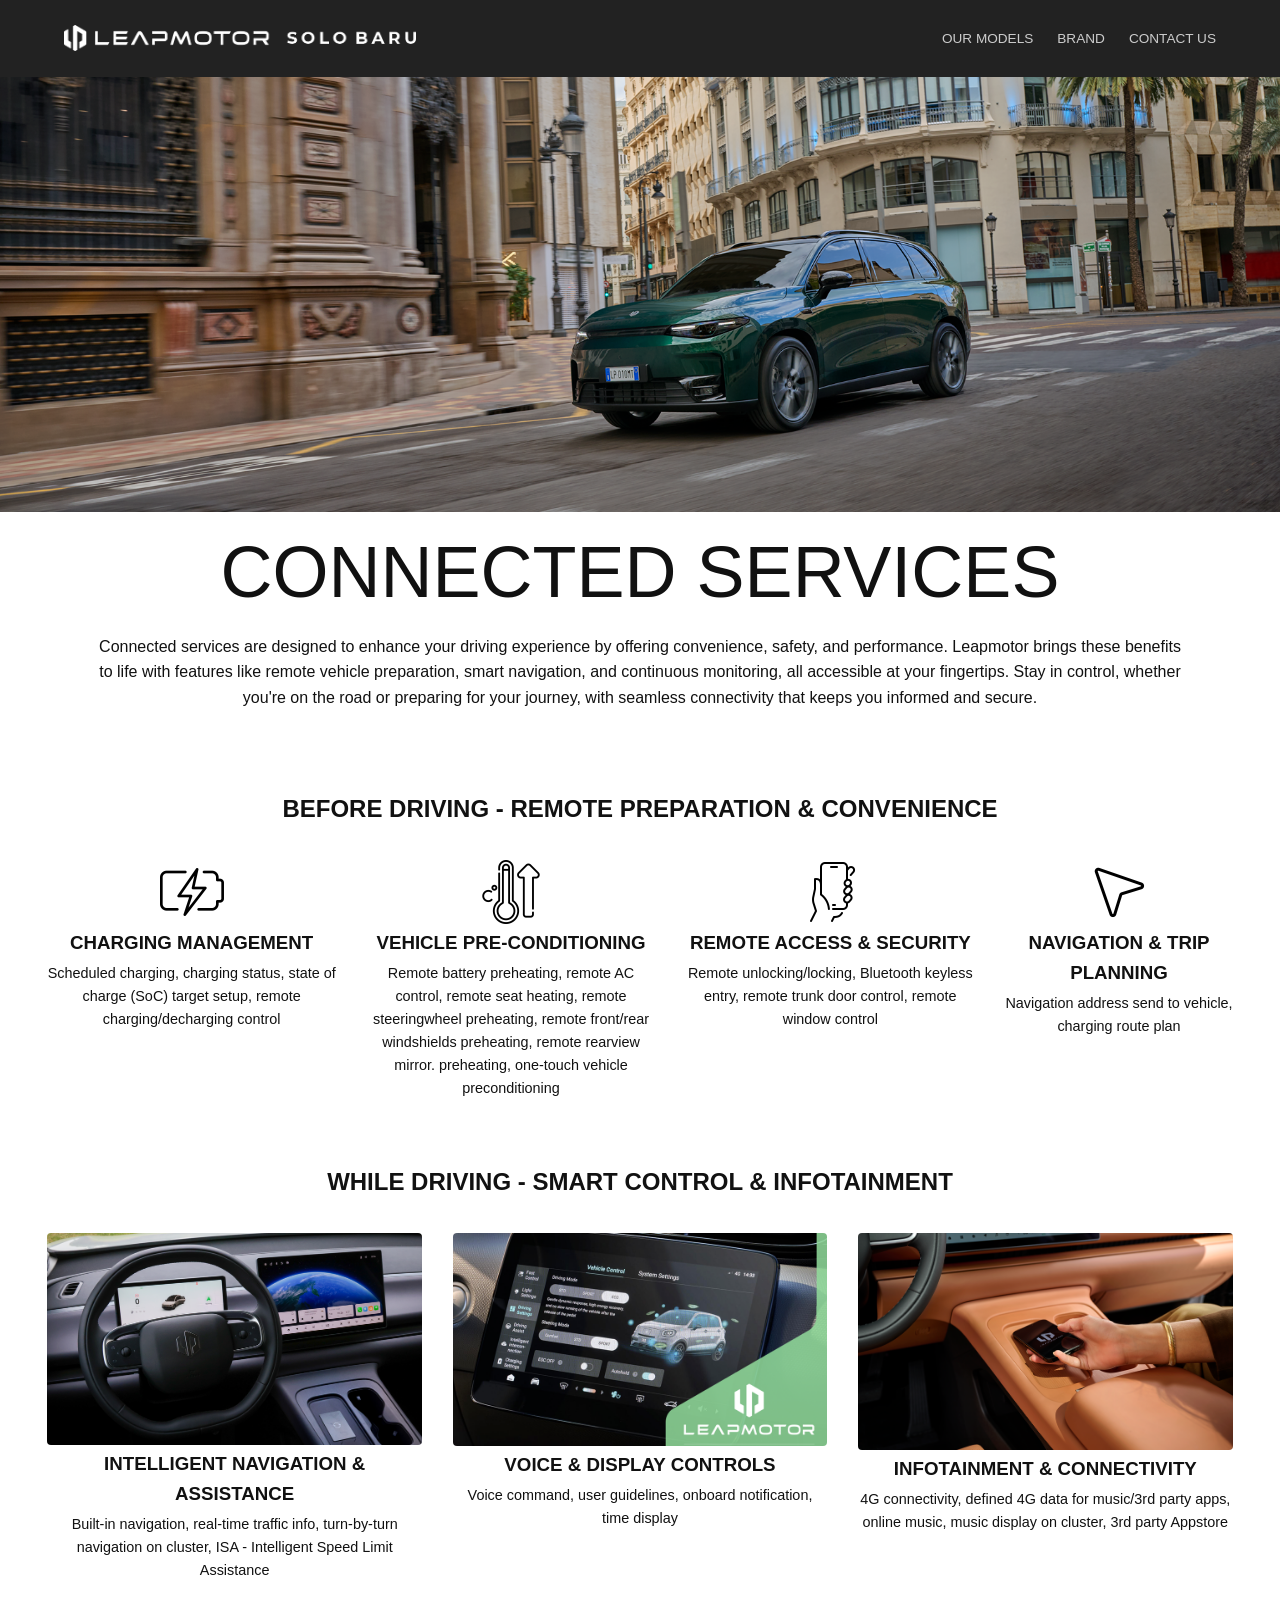
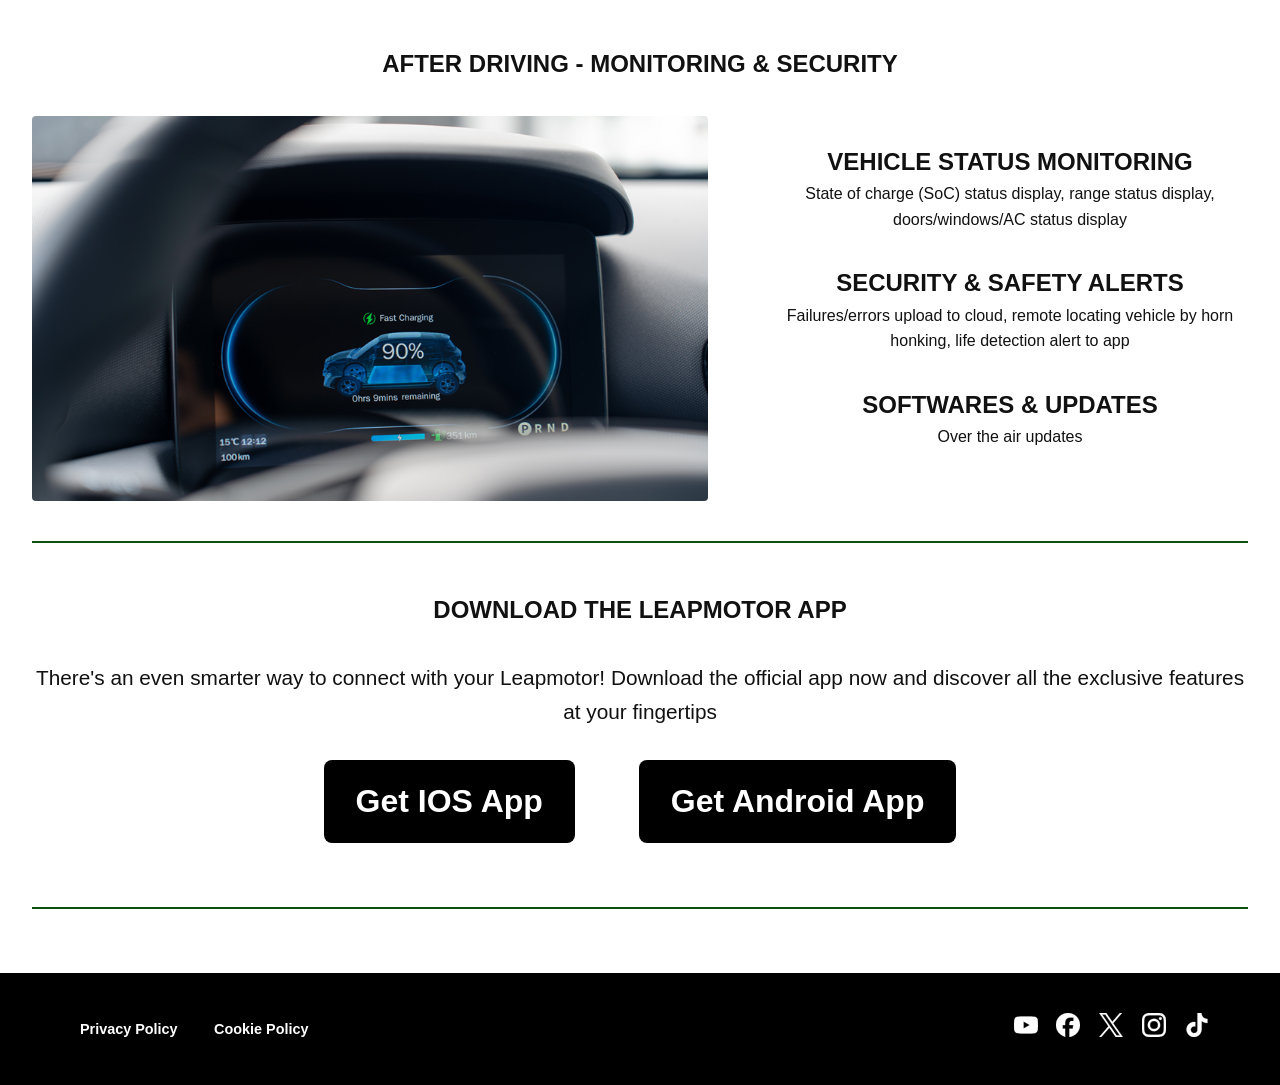
<file: pages/connected-exoerience.html>
<!DOCTYPE html>
<html lang="en">
<head>
    <meta charset="UTF-8">
    <meta name="viewport" content="width=device-width, initial-scale=1.0">
    <title>Leapmotor Solo Baru | Connected Experience</title>

    <!-- Tab Icon -->
    <link rel="icon" type="image/png" href="/assets/img/logo-tab.png">

    <!-- Styles -->
    <link rel="stylesheet" href="/style.css">

    <!-- Scripts -->
    <script type="module" src="/app.js"></script>
</head>
<body>
    <nav-bar></nav-bar>

    <lp-hero src="/assets/img/connetected-experiences/ce-hero.png" text-pos="center"></lp-hero>

    <section class="ftr-content-block" style="padding: 0;">
        <h1 class="content-title large" style="font-size: 4.5rem; font-weight: 500; margin: .2rem 0;">Connected Services</h1>
        <p class="content-text" style="margin: 0 6rem;">
            Connected services are designed to enhance your driving experience by offering convenience, safety, and performance. 
            Leapmotor brings these benefits to life with features like remote vehicle preparation, smart navigation, and continuous monitoring, all accessible at your fingertips. 
            Stay in control, whether you're on the road or preparing for your journey, with seamless connectivity that keeps you informed and secure.
        </p>
    </section>

    <section class="ftr-content-block" style="margin-top: 4rem;">
        <h1 class="content-title">BEFORE DRIVING - REMOTE PREPARATION & CONVENIENCE</h1>
    </section>

    <section class="ftr-section-column">
        <div class="ftr-column">
            <div class="ftr-content">
                <img src="/assets/img/connetected-experiences/ce-ftr-001.png" style="max-width: 4rem;">
                <h3>CHARGING MANAGEMENT</h3>
                <p>Scheduled charging, charging status, state of charge (SoC) target setup, remote charging/decharging control</p>
            </div>
        </div>
        <div class="ftr-column">
            <div class="ftr-content">
                <img src="/assets/img/connetected-experiences/ce-ftr-002.png" style="max-width: 4rem;">
                <h3>VEHICLE PRE-CONDITIONING</h3>
                <p>Remote battery preheating, remote AC control, remote seat heating, remote steeringwheel preheating, remote front/rear windshields preheating, remote rearview mirror. preheating, one-touch vehicle preconditioning</p>
            </div>
        </div>
        <div class="ftr-column">
            <div class="ftr-content">
                <img src="/assets/img/connetected-experiences/ce-ftr-003.png" style="max-width: 4rem;">
                <h3>REMOTE ACCESS & SECURITY</h3>
                <p>Remote unlocking/locking, Bluetooth keyless entry, remote trunk door control, remote window control</p>
            </div>
        </div>
        <div class="ftr-column">
            <div class="ftr-content">
                <img src="/assets/img/connetected-experiences/ce-ftr-004.png" style="max-width: 4rem;">
                <h3>NAVIGATION & TRIP PLANNING</h3>
                <p>Navigation address send to vehicle, charging route plan</p>
            </div>
        </div>
    </section>

    <section class="ftr-content-block" style="margin-top: 2rem;">
        <h1 class="content-title">WHILE DRIVING - SMART CONTROL & INFOTAINMENT</h1>
    </section>

    <section class="ftr-section-column">
        <div class="ftr-column">
            <div class="ftr-content">
                <img src="/assets/img/connetected-experiences/ce-ftr-row-001.png">
                <h3>INTELLIGENT NAVIGATION & ASSISTANCE</h3>
                <p>Built-in navigation, real-time traffic info, turn-by-turn navigation on cluster, ISA - Intelligent Speed Limit Assistance</p>
            </div>
        </div>
        <div class="ftr-column">
            <div class="ftr-content">
                <img src="/assets/img/connetected-experiences/ce-ftr-row-002.png">
                <h3>VOICE & DISPLAY CONTROLS</h3>
                <p>Voice command, user guidelines, onboard notification, time display</p>
            </div>
        </div>
        <div class="ftr-column">
            <div class="ftr-content">
                <img src="/assets/img/connetected-experiences/ce-ftr-row-003.png">
                <h3>INFOTAINMENT & CONNECTIVITY</h3>
                <p>4G connectivity, defined 4G data for music/3rd party apps, online music, music display on cluster, 3rd party Appstore</p>
            </div>
        </div>
    </section>

    <section class="ftr-content-block" style="margin-top: 2rem;">
        <h1 class="content-title">AFTER DRIVING - MONITORING & SECURITY</h1>
    </section>


    <section class="ftr-section">

        <div class="ftr-image-block">
            <img src="/assets/img/connetected-experiences/ce-ftr-005.png" alt="b05">
        </div>

        <div class="ftr-content-block">
            <h1 class="content-title">VEHICLE STATUS MONITORING</h1>
            <p class="content-text" style="margin-top: 0; margin-bottom: 2rem;">
                State of charge (SoC) status display, range status display, doors/windows/AC status display
            </p>
            <h1 class="content-title">SECURITY & SAFETY ALERTS</h1>
            <p class="content-text" style="margin-top: 0; margin-bottom: 2rem;">
                Failures/errors upload to cloud, remote locating vehicle by horn honking, life detection alert to app
            </p>
            <h1 class="content-title">SOFTWARES & UPDATES</h1>
            <p class="content-text" style="margin-top: 0; margin-bottom: 2rem;">
                Over the air updates
            </p>
        </div>
    </section>

    <div class="lp-separator"></div>

    <section class="ftr-content-block" style="margin-top: 2rem;">
        <h1 class="content-title">DOWNLOAD THE LEAPMOTOR APP</h1>
    </section>

    <section style="padding-bottom: 2rem;">
        <section class="ftr-content-block">
            <!-- <h1 class="content-title large" style="font-size: 4.5rem; font-weight: 500; margin: .2rem 0;">Connected Services</h1> -->
            <h1 class="content-subtitle">
                There's an even smarter way to connect with your Leapmotor! Download the official app now and discover all the exclusive features at your fingertips
            </h1>
        </section>

        <div style="display: flex; justify-content: center;">
            <a href="#" class="lp-btn-getapp">Get IOS App</a>
            <a href="#" class="lp-btn-getapp">Get Android App</a>
        </div>
    </section>

    <div class="lp-separator" style="margin-bottom: 4rem;"></div>
    
    <lp-footer></lp-footer>
</body>
</html>
</file>
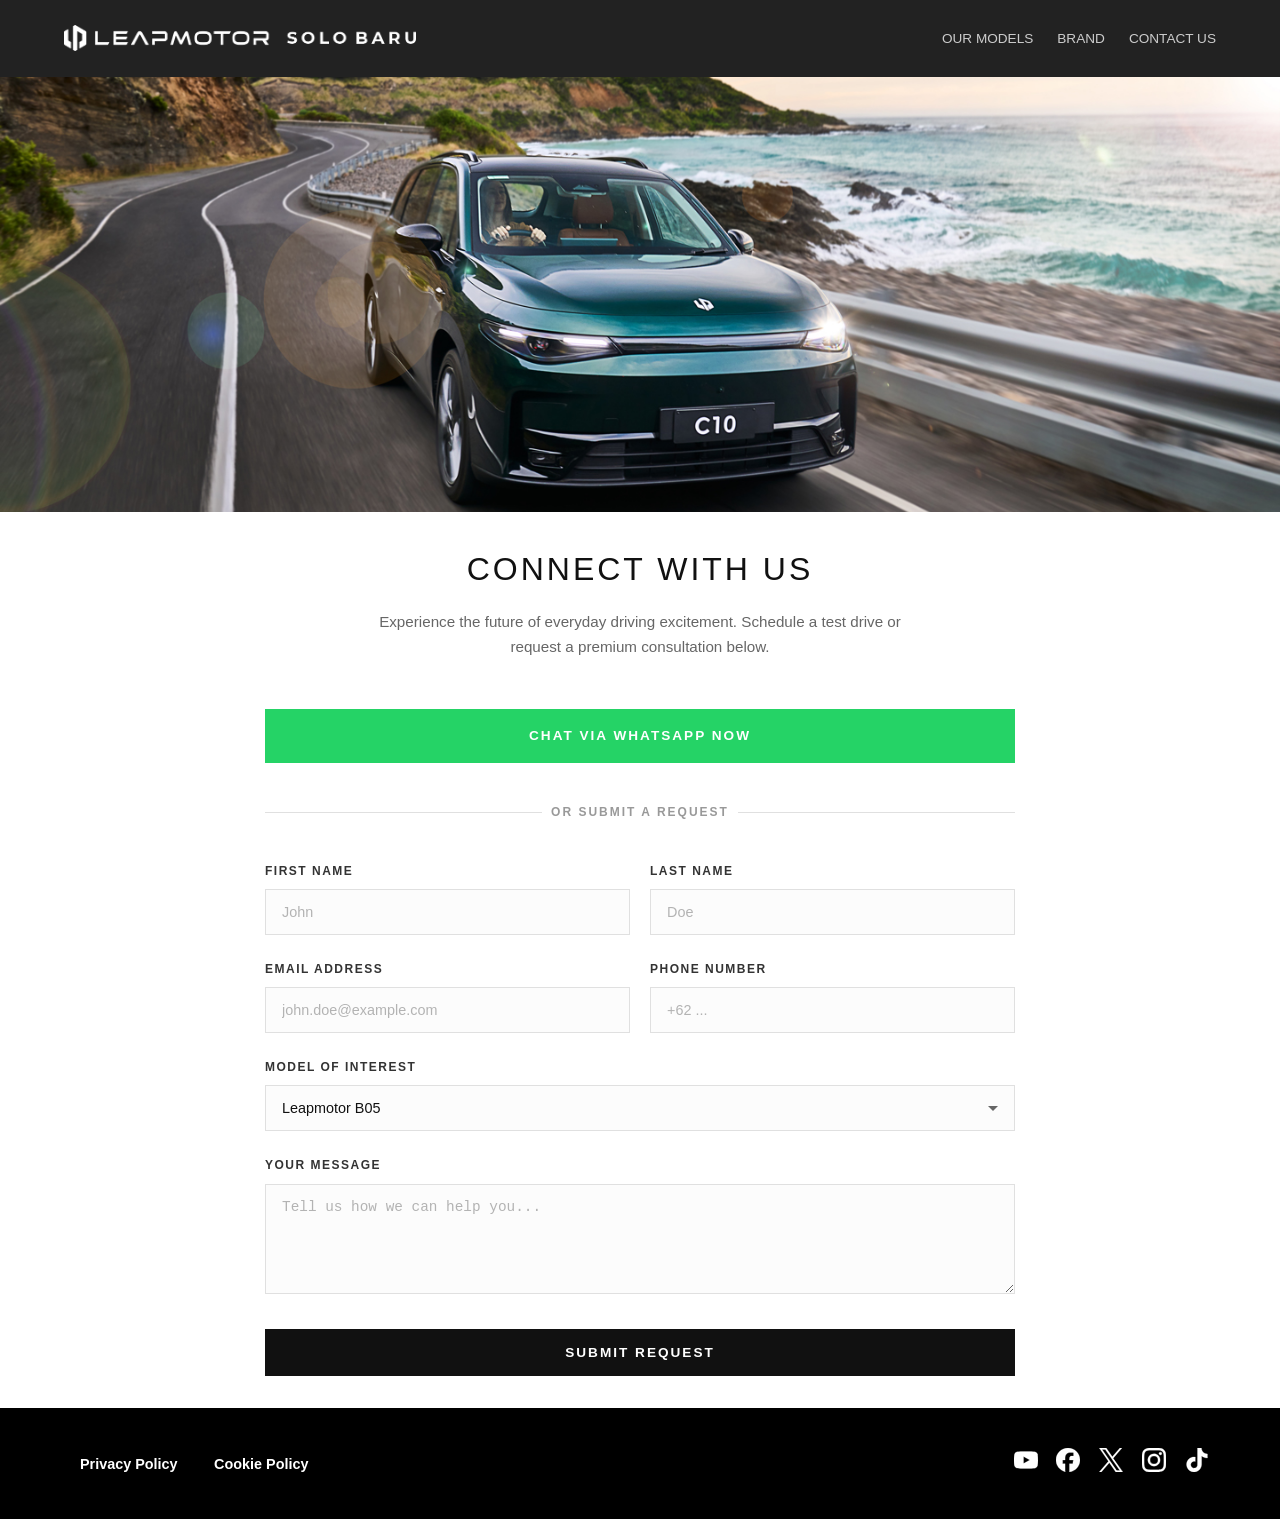
<file: pages/contact-us.html>
<!DOCTYPE html>
<html lang="en">
<head>
    <meta charset="UTF-8">
    <meta name="viewport" content="width=device-width, initial-scale=1.0">
    <title>Leapmotor Solo Baru | Contact</title>

    <!-- Tab Icon -->
    <link rel="icon" type="image/png" href="/assets/img/logo-tab.png">

    <!-- Styles -->
    <link rel="stylesheet" href="/style.css">

    <!-- Scripts -->
    <script type="module" src="/app.js"></script>
    <script type="module" src="/assets/js/contact-us.js"></script>

</head>
<body>
    <nav-bar></nav-bar>

    <lp-hero src="/assets/img/contact-us@1x.jpg" text-pos="center"></lp-hero>

  
    <!-- Main Contact Section -->
    <section class="contact-section">
        <div class="contact-container">
            
            <div class="contact-header">
                <h2>CONNECT WITH US</h2>
                <p>Experience the future of everyday driving excitement. Schedule a test drive or request a premium consultation below.</p>
            </div>
      
            <a href="https://api.whatsapp.com/send?phone=+1234567890&text=Hello%20Leapmotor%20Solo%20Baru%2C%20my%20name%20is%20...%20I%20would%20like%20to%20learn%20more%20about%20..." 
                target="_blank" 
                class="whatsapp-quick-btn">
                CHAT VIA WHATSAPP NOW
            </a>
        
            <div class="form-divider">OR SUBMIT A REQUEST</div>

            <form id="form" class="contact-form">

                <div class="form-grid">
                    <div class="form-group">
                        <label for="firstname">First Name</label>
                        <input type="text" id="firstname" required placeholder="John">
                    </div>
                    
                    <div class="form-group">
                        <label for="lastname">Last Name</label>
                        <input type="text" id="lastname" required placeholder="Doe">
                    </div>
                </div>

                <div class="form-grid">
                    <div class="form-group">
                        <label for="email">Email Address</label>
                        <input type="email" id="email" required placeholder="john.doe@example.com">
                    </div>
                    
                    <div class="form-group">
                        <label for="phone">Phone Number</label>
                        <input type="tel" id="phone" placeholder="+62 ...">
                    </div>
                </div>

                <div class="form-group">
                    <label for="model">Model of Interest</label>
                    <select id="model">
                        <option value="b05">Leapmotor B05</option>
                        <option value="b10">Leapmotor B10</option>
                        <option value="c10">Leapmotor C10</option>
                        <option value="t03">Leapmotor T03</option>
                        <option value="general">General Inquiry</option>
                    </select>
                </div>

                <div class="form-group">
                    <label for="message">Your Message</label>
                    <textarea id="message" rows="5" placeholder="Tell us how we can help you..."></textarea>
                </div>

                <button id="btn-submit" type="submit" class="submit-btn">SUBMIT REQUEST</button>
            </form>

        </div>
    </section>

    <lp-footer></lp-footer>
</body>
</html>
</file>
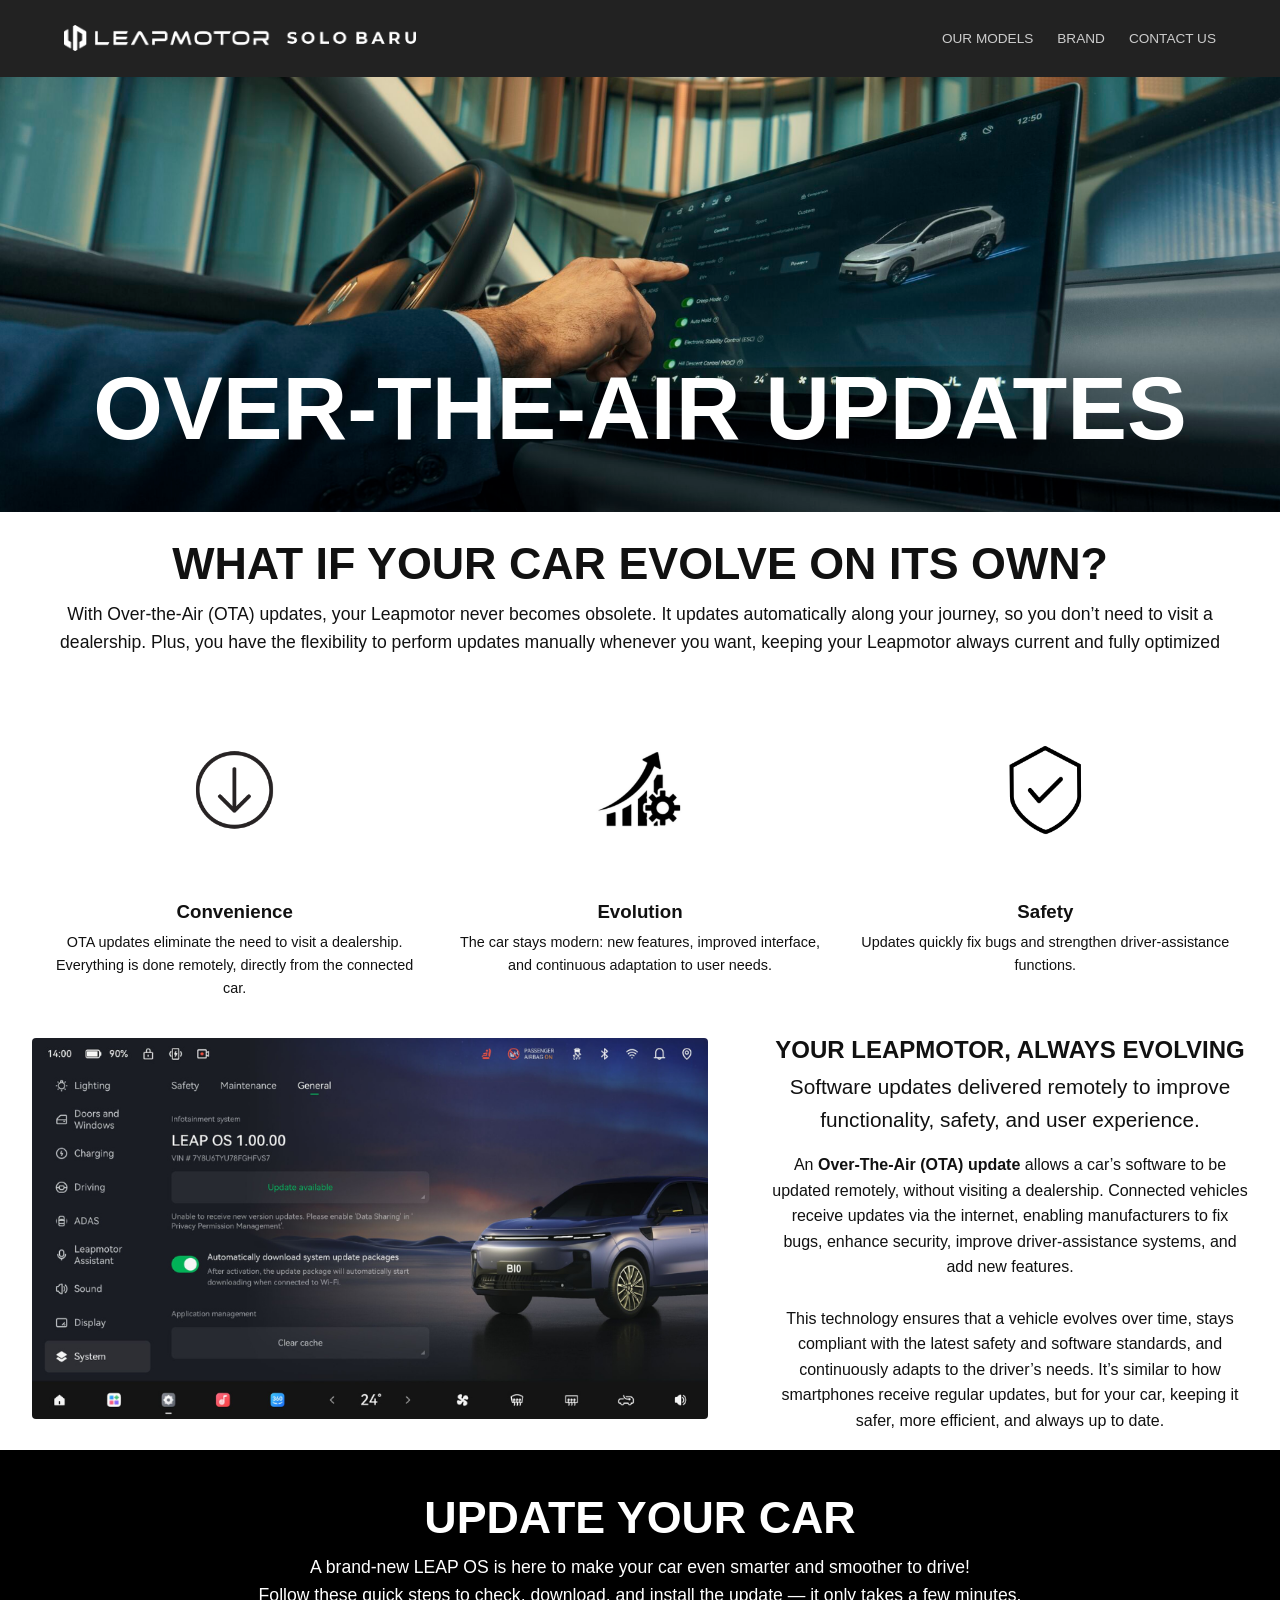
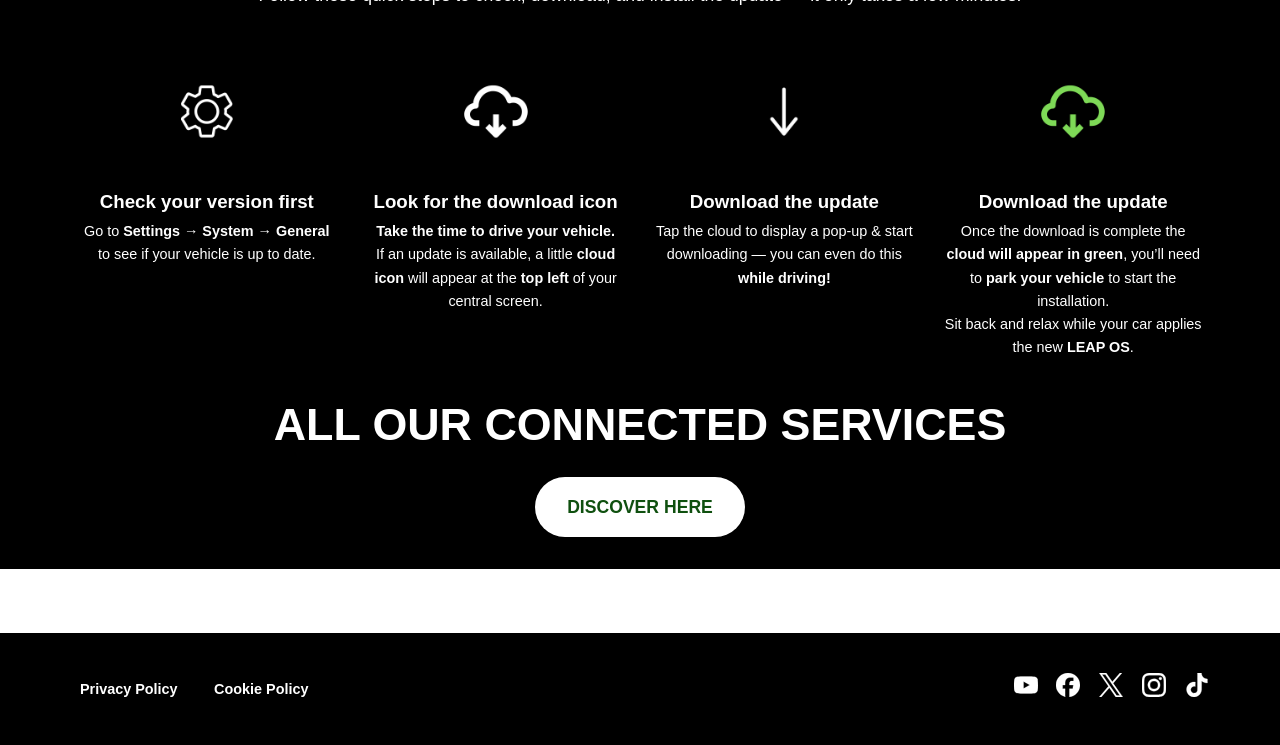
<file: pages/ota.html>
<!DOCTYPE html>
<html lang="en">
<head>
    <meta charset="UTF-8">
    <meta name="viewport" content="width=device-width, initial-scale=1.0">
    <title>Leapmotor Solo Baru | OTA</title>

    <!-- Tab Icon -->
    <link rel="icon" type="image/png" href="/assets/img/logo-tab.png">

    <!-- Styles -->
    <link rel="stylesheet" href="/style.css">

    <!-- Scripts -->
    <script type="module" src="/app.js"></script>
</head>
<body>
    <nav-bar></nav-bar>

    <lp-hero src="/assets/img/ota/ota-hero.png" text-pos="center">
        <h1 slot="title">Over-the-air Updates</h1>
    </lp-hero>

    <section class="ftr-content-block">
        <h1 class="content-title large">WHAT IF YOUR CAR EVOLVE ON ITS OWN?</h1>
        <!-- <h1 class="content-title">Clean lines. Clever proportions. An electric design that makes sense — and makes you look twice.</h1> -->
        <p class="content-text large">
            With Over-the-Air (OTA) updates, your Leapmotor never becomes obsolete. 
            It updates automatically along your journey, so you don’t need to visit a dealership. 
            Plus, you have the flexibility to perform updates manually whenever you want, keeping your Leapmotor always current and fully optimized
        </p>
    </section>

    <section class="ftr-section-column">
        <div class="ftr-column">
            <div class="ftr-content">
                <img src="/assets/img/ota/ota-ftr-001.png">
                <h3>Convenience</h3>
                <p>OTA updates eliminate the need to visit a dealership. Everything is done remotely, directly from the connected car.</p>
            </div>
        </div>
        <div class="ftr-column">
            <div class="ftr-content">
                <img src="/assets/img/ota/ota-ftr-002.png">
                <h3>Evolution</h3>
                <p>The car stays modern: new features, improved interface, and continuous adaptation to user needs.</p>
            </div>
        </div>
        <div class="ftr-column">
            <div class="ftr-content">
                <img src="/assets/img/ota/ota-ftr-003.png">
                <h3>Safety</h3>
                <p>Updates quickly fix bugs and strengthen driver-assistance functions.</p>
            </div>
        </div>
    </section>

    <section class="ftr-section">
        <div class="ftr-image-block">
            <img src="/assets/img/ota/ota-001.png">
        </div>
        <div class="ftr-content-block">
            <h1 class="content-title">Your Leapmotor, Always Evolving</h1>
            <h1 class="content-subtitle">Software updates delivered remotely to improve functionality, safety, and user experience.</h1>
            <p class="content-text">
                An <b>Over-The-Air (OTA) update</b> allows a car’s software to be updated remotely, without visiting a dealership. 
                Connected vehicles receive updates via the internet, enabling manufacturers to fix bugs, enhance security, improve driver-assistance systems, and add new features.
                <br><br>
                This technology ensures that a vehicle evolves over time, stays compliant with the latest safety and software standards, and continuously adapts to the driver’s needs. 
                It’s similar to how smartphones receive regular updates, but for your car, keeping it safer, more efficient, and always up to date.
            </p>
        </div>
    </section>

    <section class="ftr-content-block black" style="margin-bottom: 4rem; justify-content: center;">
        <section class="ftr-content-block black">
            <h1 class="content-title large">UPDATE YOUR CAR</h1>
            <!-- <h1 class="content-title">Clean lines. Clever proportions. An electric design that makes sense — and makes you look twice.</h1> -->
            <p class="content-text large">
                A brand-new LEAP OS is here to make your car even smarter and smoother to drive!
                <br>
                Follow these quick steps to check, download, and install the update — it only takes a few minutes.
            </p>
        </section>

        <section class="ftr-section-column">
            <div class="ftr-column">
                <div class="ftr-content black">
                    <img src="/assets/img/ota/ota-ftr-btm-001.png">
                    <h3>Check your version first</h3>
                    <p>
                        Go to <b>Settings → System → General</b> to see if your vehicle is up to date.
                    </p>
                </div>
            </div>
            <div class="ftr-column">
                <div class="ftr-content black">
                    <img src="/assets/img/ota/ota-ftr-btm-002.png">
                    <h3>Look for the download icon</h3>
                    <p>
                        <b>Take the time to drive your vehicle.</b> 
                        <br>
                        If an update is available, a little <b>cloud icon</b> will appear at the <b>top left</b> of your central screen.
                    </p>
                </div>
            </div>
            <div class="ftr-column">
                <div class="ftr-content black">
                    <img src="/assets/img/ota/ota-ftr-btm-003.png">
                    <h3>Download the update</h3>
                    <p>
                        Tap the cloud to display a pop-up & start downloading — you can even do this <b>while driving!</b>
                    </p>
                </div>
            </div>
            <div class="ftr-column">
                <div class="ftr-content black">
                    <img src="/assets/img/ota/ota-ftr-btm-004.png">
                    <h3>Download the update</h3>
                    <p>
                        Once the download is complete the <b>cloud will appear in green</b>, you’ll need to <b>park your vehicle</b> to start the installation.
                        <br>
                        Sit back and relax while your car applies the new <b>LEAP OS</b>.
                    </p>
                </div>
            </div>
        </section>

        <section class="ftr-content-block black">
            <h1 class="content-title large">ALL OUR CONNECTED SERVICES</h1>
        </section>

        <div style="display: flex; justify-content: center; margin-bottom: 1rem;">
            <a href="/pages/connected-exoerience.html" class="lp-cta white">DISCOVER HERE</a>
        </div>
    </section>
    
    <lp-footer></lp-footer>
</body>
</html>
</file>
<file: style.css>
.lp-separator {
  background-color: #0f500f;
  margin: 1rem 2rem;
  height: 2px;
}

.lp-separator.small {
  width: 4rem;
  margin: 0 auto;
}

.lp-cta {
  display: flex;
  width: fit-content;
  height: fit-content;
  color: #ffffff;
  background-color: #0f500f;
  font-size: 1.1rem;
  font-weight: 550;
  border-radius: 32px;
  padding: 1rem 2rem;
  text-transform: uppercase;
}

.lp-cta.white {
  color: #0f500f;
  background-color: #ffffff;
}

.lp-btn-primary {
  width: fit-content;
  height: fit-content;
  color: #ffffff;
  background-color: #0f500f;
  font-size: 1rem;
  font-weight: 550;
  border-radius: 24px;
  padding: 0.8rem 1.2rem;
}

.lp-btn-getapp {
  color: white;
  background-color: #000;
  padding: 1rem 2rem;
  border-radius: 8px;
  font-size: 2rem;
  font-weight: 600;
  text-align: center;
  margin: 1rem 2rem;
}
@media (max-width: 768px) {
  .lp-btn-getapp {
    font-size: 1.5rem;
  }
}

nav {
  display: flex;
  justify-content: space-between;
  align-items: center;
  padding: 1.4rem 5%;
  background: #222222;
  color: #fff;
  position: sticky;
  top: 0;
  z-index: 1000;
}

.nav-links {
  display: flex;
  gap: 1.5rem;
}
.nav-links a {
  display: inline-block;
  color: #cccccc;
  font-size: 0.85rem;
  font-weight: 500;
  text-transform: uppercase;
  transition: color 0.3s ease;
}
@media (max-width: 900px) {
  .nav-links a {
    margin: 2rem 0;
    font-size: 1.2rem;
  }
}
.nav-links a:hover {
  color: #ffffff;
}
@media (max-width: 900px) {
  .nav-links {
    position: fixed;
    top: 60px; /* Height of nav */
    right: -100%; /* Hidden by default */
    display: flex;
    flex-direction: column;
    background: #000;
    width: 100%;
    height: 100vh;
    text-align: center;
    transition: 0.3s;
    padding-top: 50px;
  }
}

@media (max-width: 900px) {
  .nav-links.active {
    right: 0;
  }
}

#navbar-logo {
  background: url("/assets/img/logo-medium.png");
  background-size: contain;
  background-repeat: no-repeat;
  background-position-y: center;
  width: 22rem;
  height: 2rem;
}

/* Hamburger Icon */
.hamburger {
  display: none;
  cursor: pointer;
  flex-direction: column;
  gap: 5px;
}
@media (max-width: 900px) {
  .hamburger {
    display: flex;
  }
}

.hamburger span {
  width: 25px;
  height: 2px;
  background: #fff;
  transition: 0.15s;
}

.hamburger.active span:nth-child(1) {
  transform: translateY(7px) rotate(45deg);
}
.hamburger.active span:nth-child(2) {
  opacity: 0;
}
.hamburger.active span:nth-child(3) {
  transform: translateY(-7px) rotate(-45deg);
}

footer {
  background: #000;
  color: #fff;
  padding: 40px 5%;
  display: flex;
  justify-content: space-between;
  align-items: center;
  flex-wrap: wrap;
  top: 100%;
}
footer .socials a {
  width: fit-content;
  height: fit-content;
  margin: 0.45rem;
}
footer .socials a svg {
  color: white;
  width: 1.5rem;
  height: 1.5rem;
}
@media (max-width: 768px) {
  footer {
    flex-direction: column;
    gap: 20px;
  }
}

.footer-links a {
  color: #ffffff;
  text-decoration: none;
  margin: 0 1rem;
  font-size: 0.9rem;
  font-weight: 800;
}

.lp-hero {
  position: relative;
  width: 100%;
  aspect-ratio: 1920/653;
  display: flex;
  align-items: center;
  background-color: #000; /* Fallback */
  background-repeat: no-repeat;
  background-size: cover;
  background-position: center;
}
@media (max-width: 768px) {
  .lp-hero {
    height: 70vh;
    align-items: center;
    text-align: center;
  }
}

.lp-hero-content {
  position: absolute;
  margin: 2rem;
  bottom: 0;
  left: 0;
}
.lp-hero-content .title {
  text-transform: uppercase;
  font-size: 2.8rem;
  color: #ffffff;
}
.lp-hero-content .sub-title {
  text-transform: uppercase;
  font-size: 1.8rem;
  font-weight: 500;
  color: #ffffff;
}
.lp-hero-content .lp-hero-extra {
  margin: 1rem 0rem;
}
@media (max-width: 768px) {
  .lp-hero-content {
    right: 0;
  }
}

.lp-hero-content.center {
  display: flex;
  left: 50%;
  transform: translate(-50%, 0);
  margin: 2rem 0;
  width: 100%;
  justify-content: center;
}

.lp-range {
  position: relative;
  margin-bottom: 4rem;
}
.lp-range #lp-range-landscape {
  display: flex;
  width: 100%;
  height: auto;
}
@media (max-width: 768px) {
  .lp-range #lp-range-landscape {
    display: none;
  }
}
.lp-range #lp-range-portrait {
  display: none;
  width: 100%;
  height: auto;
}
@media (max-width: 768px) {
  .lp-range #lp-range-portrait {
    display: flex;
  }
}
.lp-range .lp-range-content {
  position: absolute;
  padding: 4rem;
  left: 0;
  bottom: 0;
}
.lp-range .lp-range-content h1 {
  color: #ffffff;
  font-size: 4rem;
  margin-bottom: 1rem;
  text-transform: uppercase;
}
@media (max-width: 1024px) {
  .lp-range .lp-range-content h1 {
    font-size: 3.5rem;
  }
}

.lp-ask-card-container {
  display: flex;
  position: fixed;
  justify-content: space-between;
  align-items: center;
  width: 100%;
  padding: 1rem 3rem 0.5rem 3rem;
  left: 0;
  bottom: -100%;
  background-color: #ffffff;
  box-shadow: 0px -1px 20px 0px rgba(0, 0, 0, 0.125);
  transition: 0.3s ease;
}
.lp-ask-card-container .lp-ask-card-content .lp-ask-card-subtitle {
  color: #64a028;
  font-size: 0.9rem;
  font-weight: 700;
}
.lp-ask-card-container .lp-ask-card-content .lp-ask-card-title {
  font-size: 1rem;
  font-weight: 700;
}

.lp-ask-card-container.active {
  bottom: 0;
}

.lp-text-link {
  color: #0f500f;
  text-decoration: none;
  font-weight: bold;
  font-size: 1rem;
  align-items: center;
}
.lp-text-link p {
  display: inline-block;
  color: #0f500f;
}
.lp-text-link span {
  font-size: 0.85rem;
  margin-left: 0.25rem;
  text-align: center;
  justify-content: center;
  align-items: center;
}

.auto-video {
  position: relative;
  width: 100%;
  height: 100vh;
  overflow: hidden;
  background: #000; /* Fallback */
}

#brand-video {
  position: absolute;
  top: 50%;
  left: 50%;
  width: 100%;
  height: 100%;
  transform: translate(-50%, -50%);
  object-fit: cover; /* This makes it look like a background */
  z-index: 1;
}

.auto-video .content {
  position: relative;
  display: flex;
  flex-direction: column;
  align-items: center;
  line-height: 4rem;
  top: 70%;
  margin: 2rem;
  z-index: 2;
}

.auto-video .content h1 {
  text-transform: uppercase;
  text-align: center;
  font-size: 5rem;
  color: #ffffff;
}

.auto-video .content p {
  text-transform: capitalize;
  text-align: center;
  font-size: 1.25rem;
  font-weight: 600;
  color: #ffffff;
}

.section {
  display: flex;
  flex-wrap: wrap;
  align-items: center;
  min-height: 500px;
}
@media (max-width: 768px) {
  .section {
    text-align: center;
  }
}

.section.reverse {
  flex-direction: row-reverse;
}

.content-block, .image-block {
  flex: 1 1 500px;
  padding: 2.5%;
}

.image-block img {
  width: 100%;
  height: auto;
}

.content-block h2 {
  font-size: 1.25rem;
  padding-bottom: 0.5rem;
}
.content-block p {
  font-size: 1rem;
}
.content-block .lp-text-link {
  margin: 0.5rem 0;
}
@media (max-width: 768px) {
  .content-block {
    display: flex;
    flex-direction: column;
    justify-content: center;
    align-items: center;
  }
}

.ftr-section {
  display: flex;
  flex-direction: row;
  flex-wrap: wrap;
  align-items: center;
  min-height: 400px;
  width: 100%;
}
@media (max-width: 900px) {
  .ftr-section {
    padding: 2.5% 1rem;
  }
}
@media (max-width: 768px) {
  .ftr-section {
    margin: 0;
    text-align: center;
  }
}

.ftr-section.black {
  background-color: #000000;
}

.ftr-section.reverse {
  flex-direction: row-reverse;
}

.ftr-image-block, .ftr-video-block {
  flex: 1 1 500px;
  padding: 1rem 2.5%;
}
@media (max-width: 900px) {
  .ftr-image-block, .ftr-video-block {
    padding: 0;
  }
}

.ftr-video-block {
  position: relative;
  overflow: hidden;
}
.ftr-video-block .ftr-video-content {
  background: #000; /* Fallback */
}
.ftr-video-block .ftr-video-content video {
  width: 100%;
  height: 100%;
  object-fit: cover; /* This makes it look like a background */
}

.ftr-content-block {
  flex: 1 1 300px;
  flex-grow: 1;
  padding: 1rem 2.5%;
}
@media (max-width: 900px) {
  .ftr-content-block {
    padding: 0;
  }
}
@media (max-width: 768px) {
  .ftr-content-block {
    display: flex;
    flex-direction: column;
    justify-content: center;
    align-items: center;
    padding: 1rem 2rem;
  }
}

.ftr-content-block.black {
  background-color: #000000;
  color: #ffffff;
}

.ftr-image-block {
  height: auto;
}
.ftr-image-block img {
  max-height: 400px;
  width: 100%;
  height: auto;
  object-fit: cover;
  object-position: center;
}

.ftr-cover-video {
  position: relative;
  width: 100%;
}
@media (max-width: 768px) {
  .ftr-cover-video {
    position: static;
    display: flex;
    flex-direction: column;
  }
}
.ftr-cover-video video {
  max-height: 95vh;
  width: 100%;
  object-fit: cover;
  object-position: center;
}

.ftr-cover-image {
  position: relative;
  width: 100%;
}
@media (max-width: 768px) {
  .ftr-cover-image {
    position: static;
    display: flex;
    flex-direction: column;
  }
}
.ftr-cover-image img {
  max-height: 95vh;
  width: 100%;
  object-fit: cover;
  object-position: center;
}
.ftr-cover-image .ftr-cover-image-content {
  position: absolute;
  margin: 2rem;
}
@media (max-width: 768px) {
  .ftr-cover-image .ftr-cover-image-content {
    position: static;
    padding: 1rem;
    margin: 0;
    background-color: #000000;
  }
}
.ftr-cover-image .ftr-cover-image-content h1 {
  text-transform: uppercase;
  font-size: 4rem;
  line-height: 5rem;
  color: #ffffff;
}
@media (max-width: 768px) {
  .ftr-cover-image .ftr-cover-image-content h1 {
    font-size: 2rem;
    line-height: 2.5rem;
  }
}
.ftr-cover-image .ftr-cover-image-content p {
  font-size: 1.2rem;
  font-weight: 600;
  color: #ffffff;
}
@media (max-width: 768px) {
  .ftr-cover-image .ftr-cover-image-content p {
    font-size: 1rem;
  }
}
.ftr-cover-image .ftr-cover-image-content {
  left: 0;
  bottom: 0;
}
.ftr-cover-image .ftr-cover-image-content.reverse {
  right: 0;
  bottom: 0;
}
.ftr-cover-image .ftr-cover-image-content.reverse h1 {
  text-align: right;
}
@media (max-width: 768px) {
  .ftr-cover-image .ftr-cover-image-content.reverse h1 {
    text-align: center;
  }
}
.ftr-cover-image .ftr-cover-image-content.reverse p {
  text-align: right;
}
@media (max-width: 768px) {
  .ftr-cover-image .ftr-cover-image-content.reverse p {
    text-align: center;
  }
}
.ftr-cover-image .ftr-cover-image-content.small {
  right: 0;
  bottom: 1rem;
}
.ftr-cover-image .ftr-cover-image-content.small h1 {
  text-transform: uppercase;
  color: #ffffff;
  font-size: 2.8rem;
  font-weight: 400;
}
@media (max-width: 768px) {
  .ftr-cover-image .ftr-cover-image-content.small h1 {
    font-size: 2rem;
    line-height: 2.5rem;
  }
}
.ftr-cover-image .ftr-cover-image-content-small.reverse {
  left: 0;
}

.ftr-cover-image.large-text .ftr-cover-image-content h1 {
  text-transform: uppercase;
  text-align: center;
  font-size: 4.5rem;
  line-height: 5.5rem;
  color: #ffffff;
}
@media (max-width: 768px) {
  .ftr-cover-image.large-text .ftr-cover-image-content h1 {
    font-size: 2rem;
    line-height: 2.5rem;
  }
}
.ftr-cover-image.large-text .ftr-cover-image-content p {
  text-align: center;
  color: #ffffff;
}

.ftr-section-column {
  display: flex;
  justify-content: space-around;
  width: 100%;
  padding: 0 2.5%;
}
.ftr-section-column .ftr-column {
  padding: 1.25%;
}
.ftr-section-column .ftr-column .ftr-content.black {
  color: #ffffff;
}
.ftr-section-column .ftr-column .ftr-content {
  display: block;
  max-width: 450px;
  flex: 1;
  display: flex;
  flex-direction: column;
  align-items: center;
  overflow-wrap: break-word;
  margin: 0 auto;
}
.ftr-section-column .ftr-column .ftr-content img {
  object-fit: scale-down;
  width: 100%;
  height: auto;
}
@media (max-width: 768px) {
  .ftr-section-column .ftr-column .ftr-content img {
    max-height: 200px;
  }
}
.ftr-section-column .ftr-column .ftr-content h3 {
  text-align: center;
  margin-top: 0.25rem;
}
.ftr-section-column .ftr-column .ftr-content h4 {
  font-size: 0.9rem;
  font-style: italic;
  text-align: upper-center;
  margin-bottom: 0.5rem;
}
.ftr-section-column .ftr-column .ftr-content p {
  text-align: center;
  font-size: 0.9rem;
  font-weight: 400;
  margin-top: 0.25rem;
}
@media (max-width: 768px) {
  .ftr-section-column .ftr-column {
    max-width: 100vw;
  }
}
@media (max-width: 768px) {
  .ftr-section-column {
    display: flex;
    flex-direction: column;
    padding-bottom: 2rem;
  }
}

#ftr-dimension-l {
  display: flex;
}
@media (max-width: 768px) {
  #ftr-dimension-l {
    display: none;
  }
}

#ftr-dimension-p {
  display: none;
}
@media (max-width: 768px) {
  #ftr-dimension-p {
    display: flex;
  }
}

.content-title {
  text-transform: uppercase;
  font-size: 1.5rem;
  font-weight: 600;
  text-align: center;
}

.content-title.large {
  font-size: 2.8rem;
  font-weight: 700;
}

.content-title.large.bow {
  background-color: #000000;
  color: #ffffff;
}

.content-subtitle {
  font-size: 1.3rem;
  font-weight: 400;
  text-align: center;
}

.content-subtitle.large {
  font-size: 1.8rem;
  font-weight: 600;
}

.content-text {
  font-size: 1rem;
  margin-top: 1rem;
  text-align: center;
}

.content-text.large {
  font-size: 1.1rem;
  font-weight: 450;
  margin: 0;
}

.hero-content {
  position: absolute;
  margin: 2rem;
  bottom: 0;
  left: 0;
}
.hero-content h1 {
  text-transform: uppercase;
  font-size: 2.8rem;
  color: #ffffff;
}
.hero-content p {
  text-transform: uppercase;
  font-size: 1.8rem;
  font-weight: 500;
  color: #ffffff;
}

#page-title {
  font-size: 2.5rem;
  margin: 1.5rem 1.5rem 0 1.5rem;
}

.model-catalog {
  display: grid;
  grid-template-columns: auto auto auto;
  align-items: center;
  padding: 0 2rem 2rem 2rem;
}
@media (max-width: 768px) {
  .model-catalog {
    display: flex;
    flex-direction: column;
  }
}

.model-column {
  display: flex;
  flex-direction: column;
  position: relative;
  height: 100%;
  max-width: 500px;
  align-items: center;
  justify-self: center;
  padding: 1rem;
}
.model-column img {
  display: flex;
  width: 100%;
  margin-bottom: 8px;
  cursor: pointer;
}
.model-column h3 {
  font-size: 1.4rem;
  font-weight: 600;
  text-transform: uppercase;
  margin: 8px 0px 16px 0px;
}
@media (max-width: 768px) {
  .model-column h3 {
    font-size: 2rem;
  }
}

#t03-ready-to-leap.ftr-content-block {
  padding: 1rem 0;
  background-color: #000000;
}
@media (max-width: 768px) {
  #t03-ready-to-leap.ftr-content-block {
    display: flex;
  }
}
@media (max-width: 768px) {
  #t03-ready-to-leap.ftr-content-block h1 {
    font-size: 2rem;
  }
}

.c10-colors-section .ftr-section-column .ftr-column {
  max-width: 400px;
}

/* --- Contact Section Layout --- */
.contact-section {
  padding: 2rem 4rem;
  background-color: #ffffff;
}

.contact-container {
  max-width: 750px;
  margin: 0 auto;
}

/* --- Section Header --- */
.contact-header {
  text-align: center;
  margin-bottom: 50px;
}

.contact-header h2 {
  font-size: 2rem;
  font-weight: 400;
  letter-spacing: 3px;
  color: #111111;
  margin-bottom: 15px;
}

.contact-header p {
  color: #666666;
  font-size: 0.95rem;
  font-weight: 300;
  line-height: 1.6;
  max-width: 550px;
  margin: 0 auto 20px auto;
}

/* --- Form Fields & Grid --- */
.form-grid {
  display: flex;
  gap: 20px;
}

.form-group {
  flex: 1;
  display: flex;
  flex-direction: column;
  margin-bottom: 25px;
}

.form-group label {
  font-size: 0.75rem;
  font-weight: 600;
  text-transform: uppercase;
  letter-spacing: 1.5px;
  color: #333333;
  margin-bottom: 8px;
}

/* Minimalistic sleek input boxes */
.form-group input,
.form-group select,
.form-group textarea {
  width: 100%;
  padding: 14px 16px;
  border: 1px solid #e0e0e0;
  background-color: #fcfcfc;
  color: #111111;
  font-size: 0.9rem;
  border-radius: 0px; /* Sharp corporate corners */
  outline: none;
  transition: all 0.3s ease;
}

.form-group input::placeholder,
.form-group textarea::placeholder {
  color: #b3b3b3;
  font-weight: 300;
}

/* Interaction Focus */
.form-group input:focus,
.form-group select:focus,
.form-group textarea:focus {
  border-color: #111111;
  background-color: #ffffff;
}

/* Custom styling for select dropdown arrow appearance */
.form-group select {
  cursor: pointer;
  appearance: none;
  background-image: url("data:image/svg+xml;utf8,<svg xmlns='http://www.w3.org/2000/svg' width='10' height='10' viewBox='0 0 10 10'><path d='M0 3l5 5 5-5z' fill='%23666'/></svg>");
  background-repeat: no-repeat;
  background-position: right 16px center;
}

/* --- Premium CTA Button --- */
.submit-btn {
  width: 100%;
  padding: 16px;
  background-color: #111111;
  color: #ffffff;
  border: none;
  font-size: 0.85rem;
  font-weight: 600;
  letter-spacing: 2px;
  cursor: pointer;
  transition: all 0.3s ease;
  margin-top: 10px;
}

.submit-btn:hover {
  background-color: #0f500f; /* Shifts to the brand luxury gold accent on hover */
  color: #ffffff;
}

.whatsapp-quick-btn {
  display: inline-flex;
  align-items: center;
  justify-content: center;
  gap: 10px;
  width: 100%;
  padding: 16px;
  background-color: #25D366; /* WhatsApp Green */
  color: #ffffff;
  text-decoration: none;
  font-size: 0.85rem;
  font-weight: 600;
  letter-spacing: 2px;
  margin-bottom: 40px;
  transition: background-color 0.3s ease;
  cursor: pointer;
}

.whatsapp-quick-btn:hover {
  background-color: #128C7E; /* Darker WhatsApp Green */
}

.form-divider {
  display: flex;
  align-items: center;
  text-align: center;
  color: #999999;
  font-size: 0.75rem;
  font-weight: 600;
  letter-spacing: 2px;
  margin-bottom: 40px;
}

.form-divider::before,
.form-divider::after {
  content: "";
  flex: 1;
  border-bottom: 1px solid #e0e0e0;
}

.form-divider:not(:empty)::before {
  margin-right: 0.75em;
}

.form-divider:not(:empty)::after {
  margin-left: 0.75em;
}

/* --- Responsive Adjustments --- */
@media (max-width: 900px) {
  .mock-navbar {
    padding: 20px;
  }
  .nav-links {
    display: none; /* Simplifies navbar layout on small screens */
  }
  .form-grid {
    flex-direction: column;
    gap: 0;
  }
  .contact-header h2 {
    font-size: 1.6rem;
  }
}
* {
  margin: 0;
  padding: 0;
  box-sizing: border-box;
  outline: none;
  border: none;
  text-decoration: none;
  user-select: none;
  -webkit-user-drag: none;
}
* img {
  border-radius: 4px;
}

body {
  font-family: "Montserrat", -apple-system, sans-serif;
  line-height: 1.6;
  color: #111;
}

@media (max-width: 1024px) {
  html {
    font-size: 90%;
  }
}

/*# sourceMappingURL=style.css.map */
</file>
